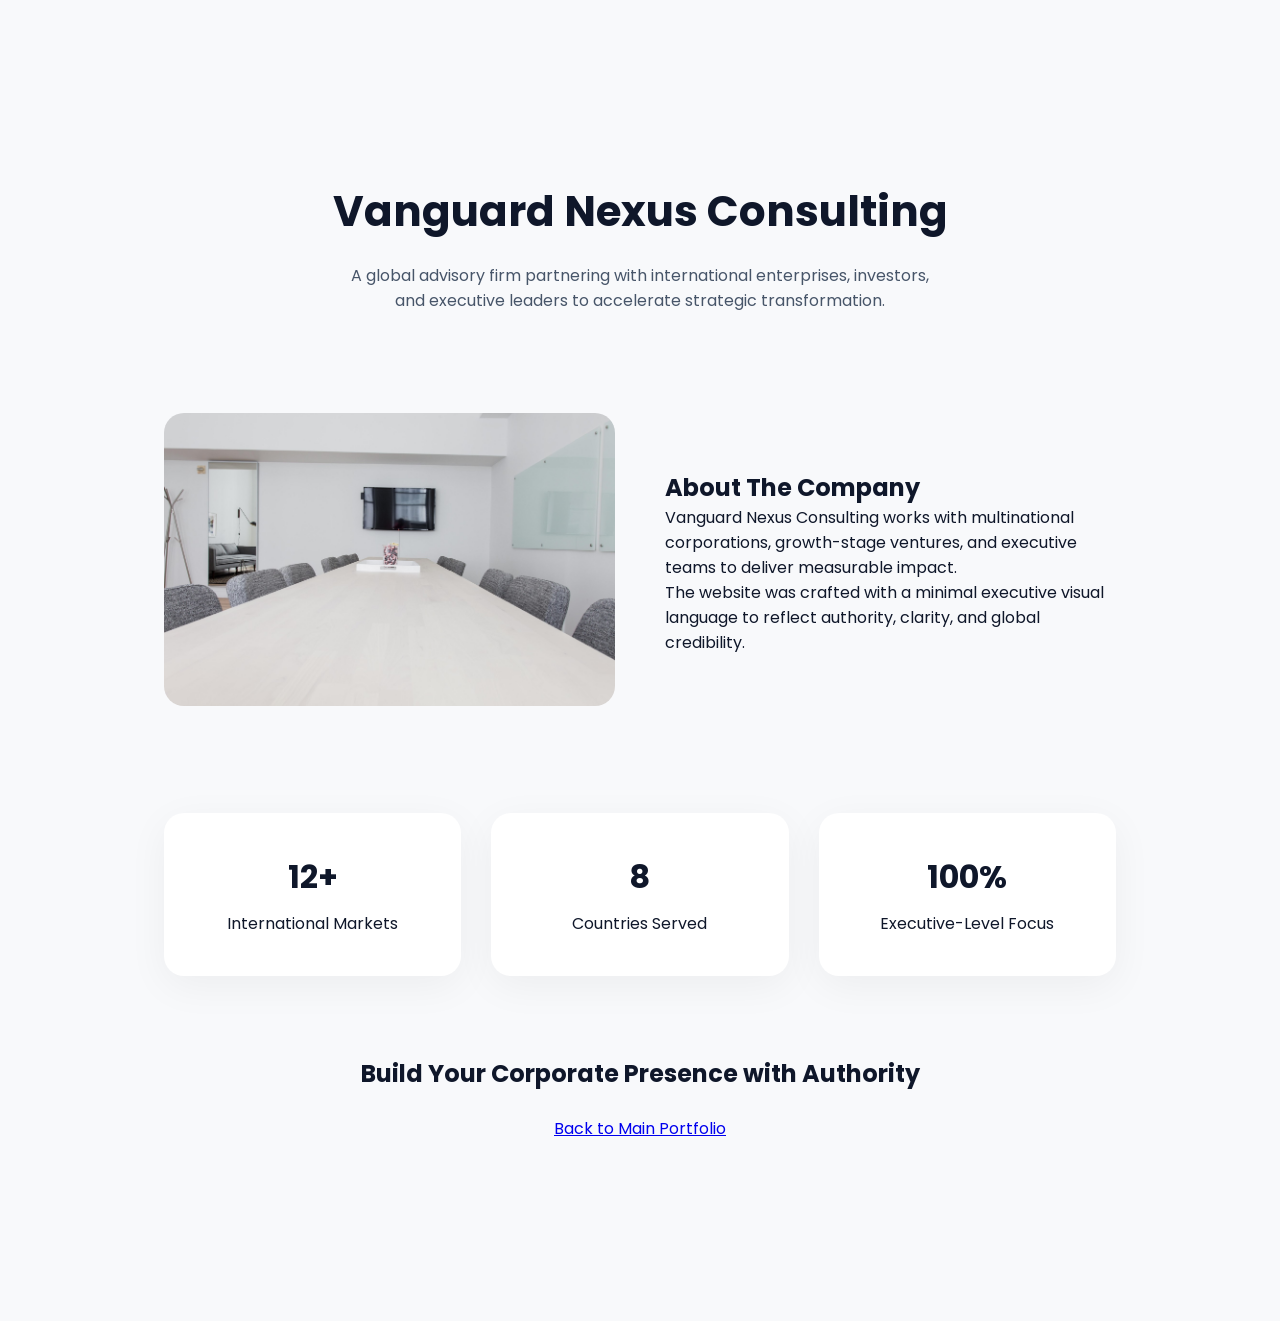
<file: project-company.html>
<!DOCTYPE html>
<html lang="en">
<head>
<meta charset="UTF-8">
<meta name="viewport" content="width=device-width, initial-scale=1.0">
<title>Vanguard Nexus Consulting | Corporate Profile</title>
<link rel="stylesheet" href="css/base.css">
<link href="https://fonts.googleapis.com/css2?family=Poppins:wght@300;400;600;700&display=swap" rel="stylesheet">
</head>

<body class="detail-page theme-corporate">

<div class="container">

    <!-- HERO -->
    <section class="corp-hero">
        <h1>Vanguard Nexus Consulting</h1>
        <p>
            A global advisory firm partnering with international enterprises,
            investors, and executive leaders to accelerate strategic transformation.
        </p>
    </section>

    <!-- ABOUT -->
    <section class="corp-about">
        <div class="corp-grid">

            <div>
                <img src="images/corporate-global.jpg" alt="Corporate Office">
            </div>

            <div>
                <h2>About The Company</h2>
                <p>
                    Vanguard Nexus Consulting works with multinational corporations,
                    growth-stage ventures, and executive teams to deliver measurable impact.
                </p>

                <p>
                    The website was crafted with a minimal executive visual language
                    to reflect authority, clarity, and global credibility.
                </p>
            </div>

        </div>
    </section>

    <!-- STATS -->
    <section class="corp-stats">
        <div class="stats-grid">

            <div class="stat-box">
                <h3>12+</h3>
                <p>International Markets</p>
            </div>

            <div class="stat-box">
                <h3>8</h3>
                <p>Countries Served</p>
            </div>

            <div class="stat-box">
                <h3>100%</h3>
                <p>Executive-Level Focus</p>
            </div>

        </div>
    </section>

    <!-- CTA -->
    <section class="corp-cta">
        <h2>Build Your Corporate Presence with Authority</h2>
        <a href="index.html" class="btn">Back to Main Portfolio</a>
    </section>

</div>

</body>
</html>
</file>
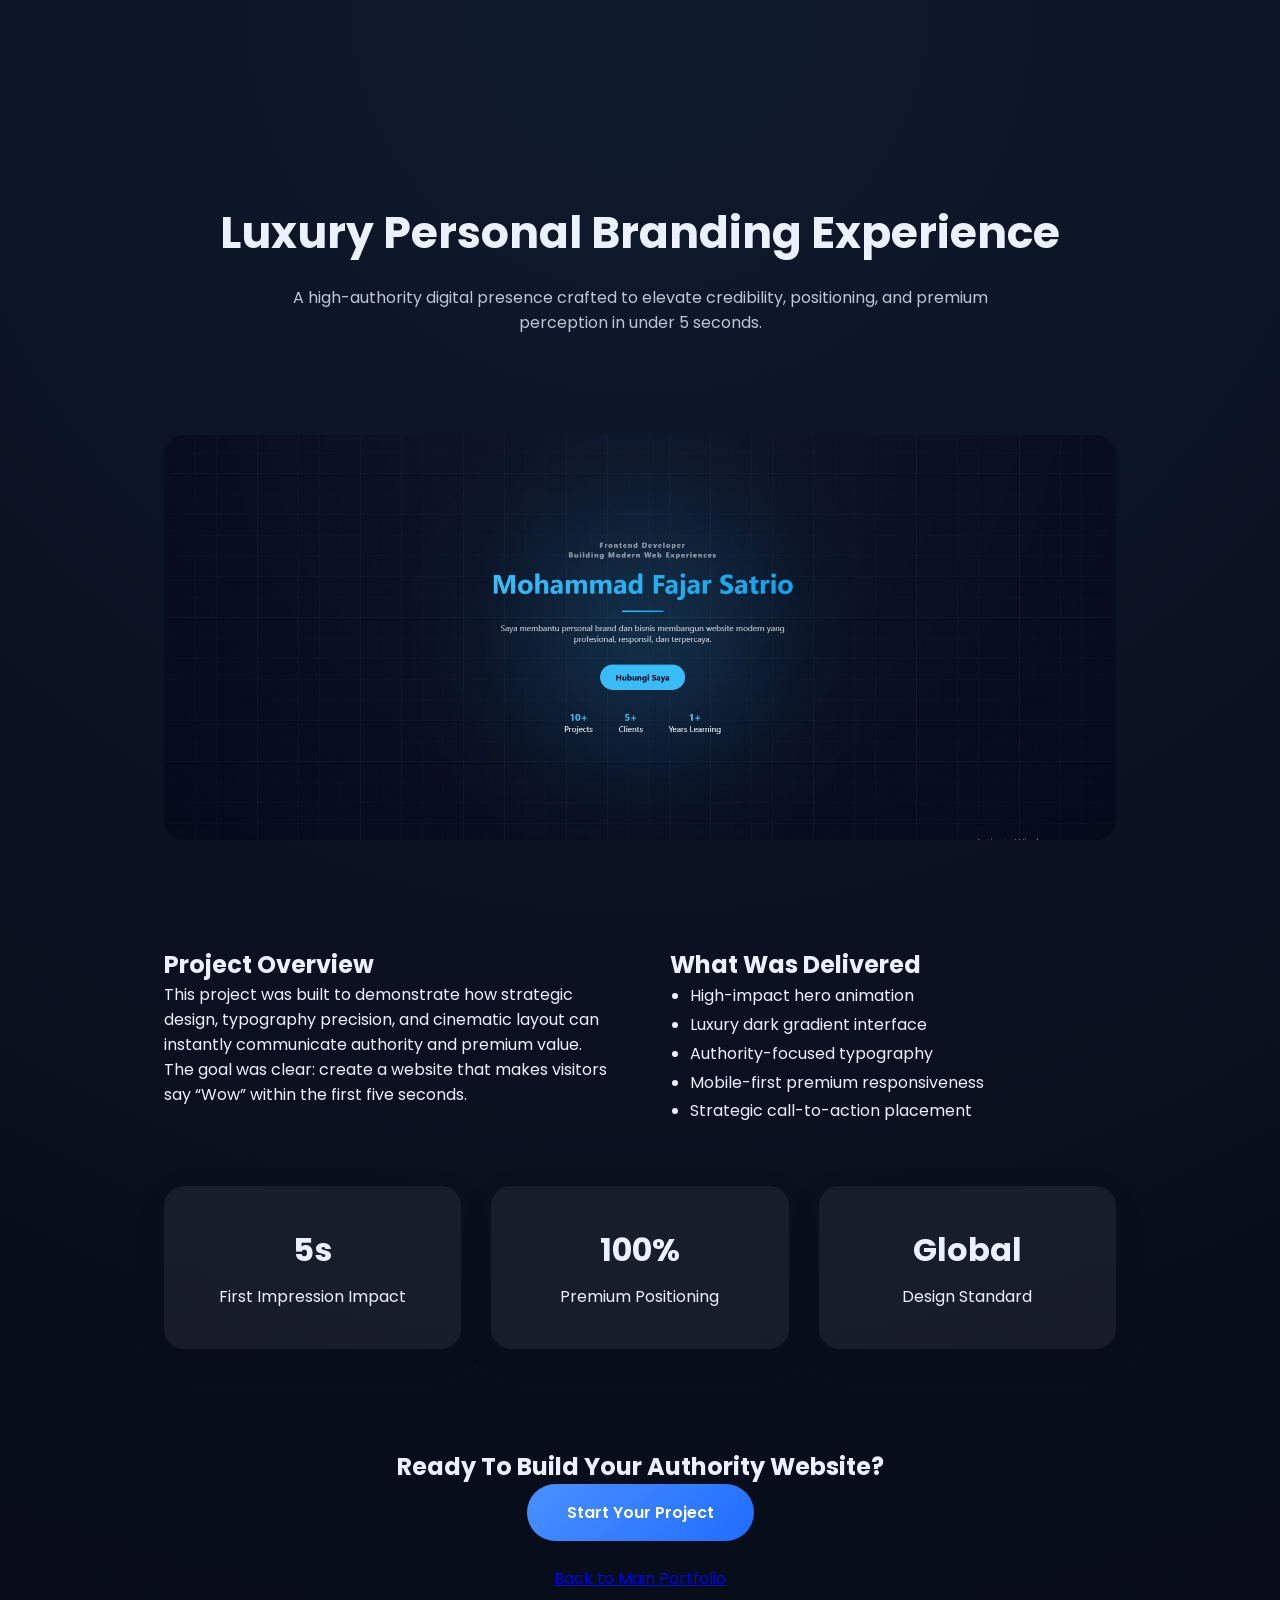
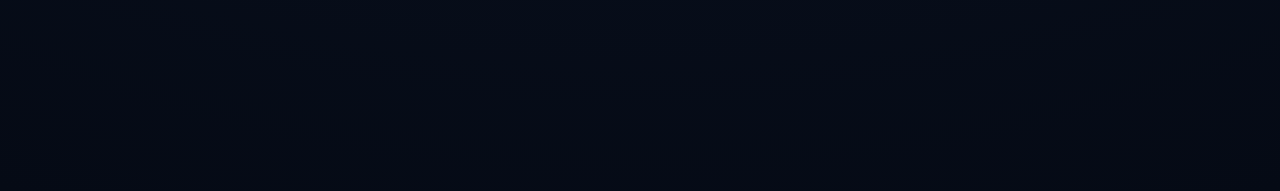
<file: project-portfolio.html>
<!DOCTYPE html>
<html lang="en">
<head>
<meta charset="UTF-8">
<meta name="viewport" content="width=device-width, initial-scale=1.0">
<title>Luxury Personal Portfolio | Fajar</title>
<link rel="stylesheet" href="css/base.css">
<link href="https://fonts.googleapis.com/css2?family=Poppins:wght@300;400;600;700&display=swap" rel="stylesheet">
</head>

<body class="detail-page theme-portfolio">

<div class="container">

    <!-- HERO -->
    <section class="portfolio-hero">
        <h1>Luxury Personal Branding Experience</h1>
        <p>
            A high-authority digital presence crafted to elevate credibility,
            positioning, and premium perception in under 5 seconds.
        </p>
    </section>

    <!-- SHOWCASE IMAGE -->
    <section>
        <img src="images/luxury-portfolio.jpg" alt="Luxury Portfolio Screenshot">
    </section>

    <!-- PROJECT DETAILS -->
    <section class="portfolio-details">
        <div class="portfolio-grid">

            <div>
                <h2>Project Overview</h2>
                <p>
                    This project was built to demonstrate how strategic design,
                    typography precision, and cinematic layout can instantly
                    communicate authority and premium value.
                </p>

                <p>
                    The goal was clear: create a website that makes visitors say
                    “Wow” within the first five seconds.
                </p>
            </div>

            <div>
                <h2>What Was Delivered</h2>
                <ul>
                    <li>High-impact hero animation</li>
                    <li>Luxury dark gradient interface</li>
                    <li>Authority-focused typography</li>
                    <li>Mobile-first premium responsiveness</li>
                    <li>Strategic call-to-action placement</li>
                </ul>
            </div>

        </div>
    </section>

    <!-- RESULTS -->
    <section class="portfolio-stats">
        <div class="stats-grid">

            <div class="stat-box dark">
                <h3>5s</h3>
                <p>First Impression Impact</p>
            </div>

            <div class="stat-box dark">
                <h3>100%</h3>
                <p>Premium Positioning</p>
            </div>

            <div class="stat-box dark">
                <h3>Global</h3>
                <p>Design Standard</p>
            </div>

        </div>
    </section>

    <!-- CTA -->
    <section class="portfolio-cta">
        <h2>Ready To Build Your Authority Website?</h2>

        <a href="https://wa.me/6285800554333" target="_blank" class="btn-primary">
            Start Your Project
        </a>

        <br><br>

        <a href="index.html" class="btn">
            Back to Main Portfolio
        </a>
    </section>

</div>

</body>
</html>
</file>
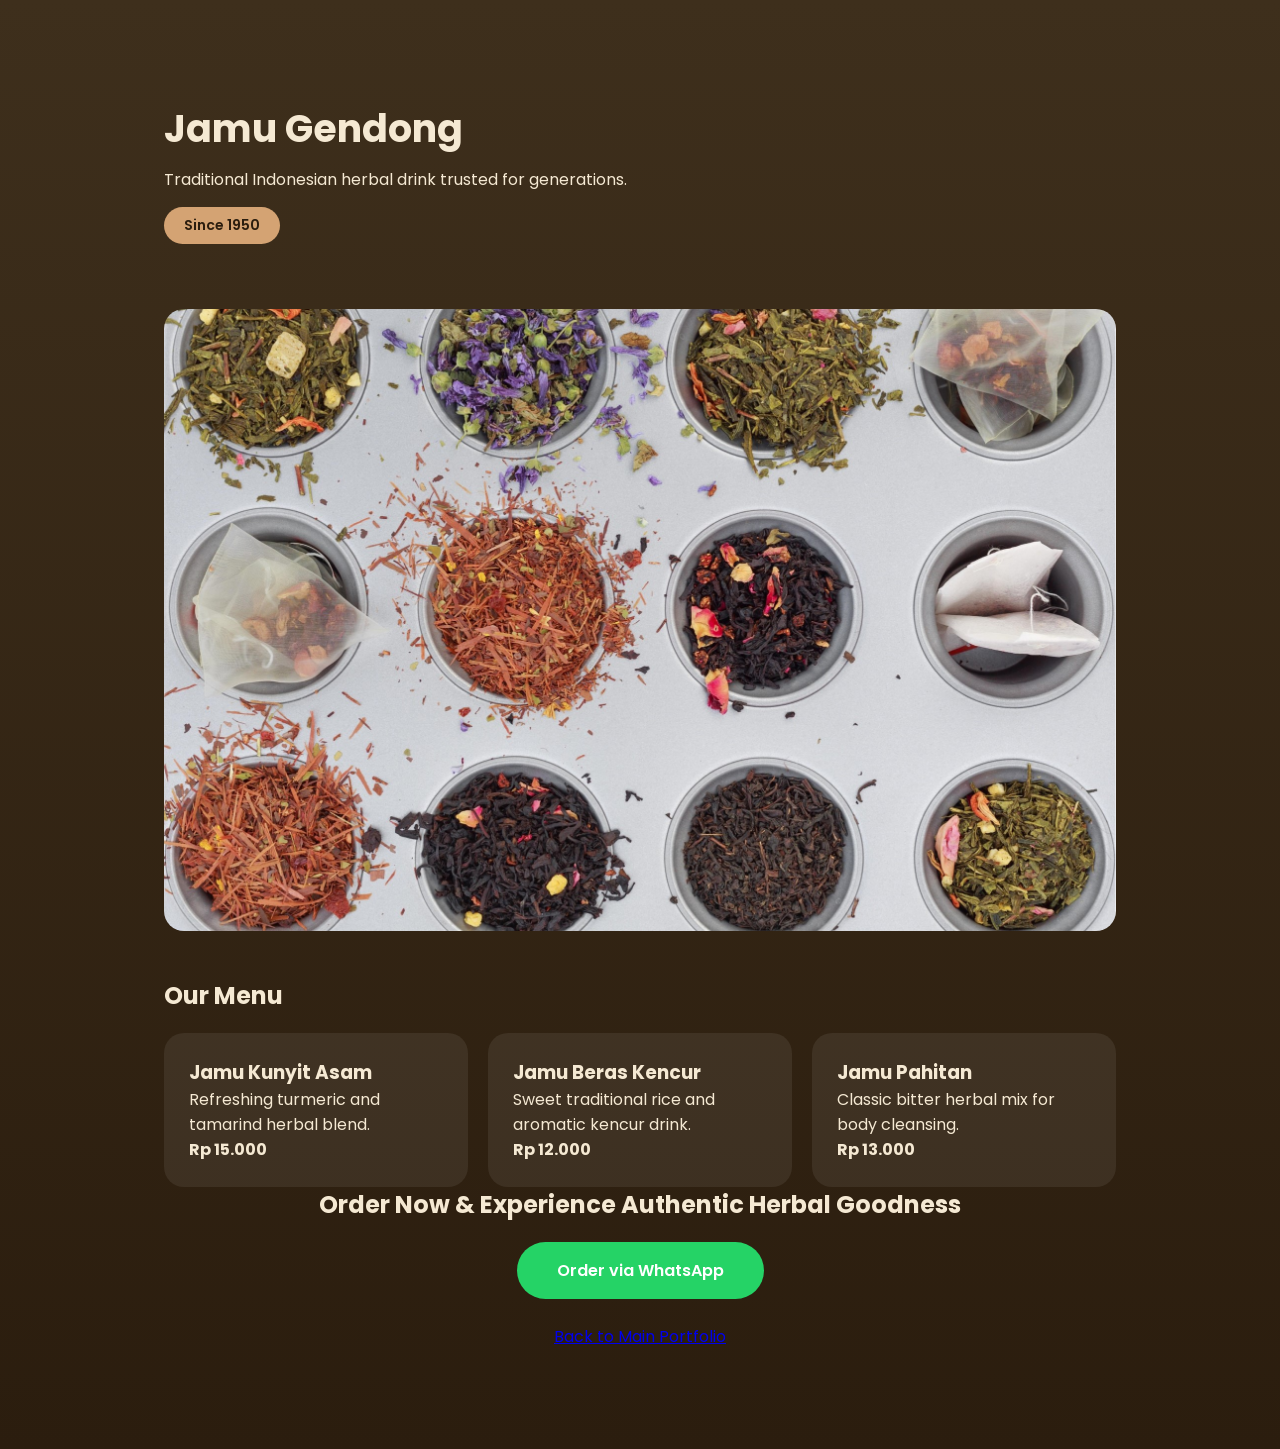
<file: project-umkm.html>
<!DOCTYPE html>
<html lang="en">
<head>
<meta charset="UTF-8">
<meta name="viewport" content="width=device-width, initial-scale=1.0">
<title>Jamu Gendong | Authentic Herbal</title>
<link rel="stylesheet" href="css/base.css">
<link href="https://fonts.googleapis.com/css2?family=Poppins:wght@300;400;600;700&display=swap" rel="stylesheet">
</head>

<body class="detail-page theme-umkm">

<div class="container">

    <!-- HERO -->
    <section>
        <h1>Jamu Gendong</h1>
        <p>Traditional Indonesian herbal drink trusted for generations.</p>
        <span class="badge">Since 1950</span>

        <img src="images/jamu-gendong.jpg" alt="Jamu Gendong">
    </section>

    <!-- MENU -->
    <section>
        <h2>Our Menu</h2>

        <div class="menu-grid">

            <div class="menu-card">
                <h3>Jamu Kunyit Asam</h3>
                <p>Refreshing turmeric and tamarind herbal blend.</p>
                <strong>Rp 15.000</strong>
            </div>

            <div class="menu-card">
                <h3>Jamu Beras Kencur</h3>
                <p>Sweet traditional rice and aromatic kencur drink.</p>
                <strong>Rp 12.000</strong>
            </div>

            <div class="menu-card">
                <h3>Jamu Pahitan</h3>
                <p>Classic bitter herbal mix for body cleansing.</p>
                <strong>Rp 13.000</strong>
            </div>

        </div>
    </section>

    <!-- CTA -->
    <section style="text-align:center;">
        <h2>Order Now & Experience Authentic Herbal Goodness</h2>

        <a href="https://wa.me/6285800554333" target="_blank" class="order-btn">
            Order via WhatsApp
        </a>

        <br><br>

        <a href="index.html" class="btn">
            Back to Main Portfolio
        </a>
    </section>

</div>

</body>
</html>
</file>
<file: css/base.css>
* {
    margin: 0;
    padding: 0;
    box-sizing: border-box;
}

body {
    font-family: 'Poppins', sans-serif;
    background: #0b0f1a;
    color: #e5e7eb;
    background: #050816;
    color: #e2e8f0;
    overflow-x: hidden;
}
.scroll-progress {
    position: fixed;
    top: 0;
    left: 0;
    height: 3px;
    background: linear-gradient(to right, #3b82f6, #60a5fa);
    width: 0%;
    z-index: 9999;
}

.container {
    width: 90%;
    max-width: 1200px;
    margin: auto;
}


/* NAVBAR */
.navbar {
    position: fixed;
    width: 100%;
    top: 0;
    z-index: 999;
    backdrop-filter: blur(12px);
    background: rgba(10, 15, 30, 0.6);
}

.nav-container {
    display: flex;
    justify-content: space-between;
    align-items: center;
    padding: 18px 0;
}

.logo {
    font-size: 22px;
    font-weight: 700;
    color: #fff;
}

.logo span {
    color: #3b82f6;
}

nav ul {
    display: flex;
    list-style: none;
    gap: 30px;
}

nav a {
    color: #cbd5f5;
    text-decoration: none;
    transition: 0.3s;
}

nav a:hover {
    color: #fff;
}

.hamburger {
    display: none;
    font-size: 22px;
    cursor: pointer;
}

/* NAVBAR SCROLL EFFECT */
.navbar.scrolled {
    background: rgba(5,8,22,0.9);
    backdrop-filter: blur(15px);
}

.contact {
  padding: 160px 0;
  text-align: center;
  background: radial-gradient(circle at bottom, #0f1a2d, #050a15);
}

.contact h2 {
  font-size: 44px;
  margin-bottom: 20px;
}

.contact p {
  max-width: 700px;
  margin: auto;
  opacity: 0.8;
  margin-bottom: 40px;
}

.contact-actions {
  display: flex;
  justify-content: center;
  gap: 20px;
}

/* MOBILE */
@media (max-width: 768px) {

  .contact h2 {
    font-size: 28px;
  }

  .contact-actions {
    flex-direction: column;
  }

}

/* BUTTON */
.btn-primary {
    padding: 14px 35px;
    border-radius: 40px;
    background: linear-gradient(135deg, #3b82f6, #2563eb);
    color: white;
    text-decoration: none;
    font-weight: 500;
    transition: 0.3s;
}

.btn-primary:hover {
    transform: translateY(-3px);
}

/* FOOTER */
footer {
    text-align: center;
    padding: 30px;
    background: #020617;
    margin-top: 100px;
}

/* ========================================= */
/* ===== MOBILE SAFE OVERRIDE LAYER ======= */
/* ========================================= */

@media (max-width: 768px) {

  html, body {
    overflow-x: hidden;
  }

  .container {
    width: 100%;
    max-width: 100%;
    padding: 0 20px;
  }

  section {
    padding: 80px 0;
  }

  /* HERO */
  .hero {
    height: auto !important;
    padding: 140px 0 100px;
    text-align: center;
  }

  .hero h1 {
    font-size: 28px !important;
    line-height: 1.3;
  }

  .hero p {
    font-size: 15px;
  }

  /* PROJECT GRID */
  .project-grid {
    display: grid !important;
    grid-template-columns: 1fr !important;
    gap: 24px;
  }

  /* TRUSTED BRANDS */
  .logo-grid {
    display: flex !important;
    flex-direction: column !important;
    align-items: center;
    gap: 16px;
  }

  .logo-grid span {
    font-size: 14px;
    opacity: 0.8;
  }

  /* ABOUT */
.about {
  position: relative;
  padding: 180px 0;
  background: #050a15;
  overflow: hidden;
}

/* Background Glow */
.about::before {
  content: "";
  position: absolute;
  width: 600px;
  height: 600px;
  background: #1f6dff;
  filter: blur(200px);
  opacity: 0.12;
  top: -200px;
  left: -200px;
}

.about-grid {
  display: grid;
  grid-template-columns: 1.3fr 1fr;
  gap: 120px;
  align-items: center;
  position: relative;
  z-index: 2;
}

.about-left h2 {
  font-size: 56px;
  line-height: 1.1;
  margin-bottom: 40px;
}

.about-left p {
  font-size: 18px;
  opacity: 0.85;
  margin-bottom: 25px;
  max-width: 600px;
}

.about-highlights {
  display: flex;
  gap: 60px;
  margin-top: 60px;
}

.about-highlights h3 {
  font-size: 22px;
}

.about-highlights span {
  font-size: 14px;
  opacity: 0.6;
}

/* Floating Card */
.about-card {
  background: rgba(255,255,255,0.06);
  padding: 50px;
  border-radius: 28px;
  backdrop-filter: blur(20px);
  border: 1px solid rgba(255,255,255,0.08);
  box-shadow: 0 40px 100px rgba(0,0,0,0.5);
  transform: translateY(40px);
}

/* MOBILE (tetap clean) */
@media (max-width: 768px) {

  .about {
    padding: 120px 0;
  }

  .about-grid {
    grid-template-columns: 1fr;
    gap: 40px;
  }

  .about-left h2 {
    font-size: 28px;
  }

  .about-highlights {
    flex-direction: column;
    gap: 20px;
  }

  .about-card {
    transform: none;
    padding: 30px;
  }

}

  /* BUTTON */
  .btn-primary,
  .case-btn {
    width: 100%;
    text-align: center;
  }

}

/* EXTRA SMALL DEVICES */
@media (max-width: 480px) {

  h1 {
    font-size: 24px !important;
  }

  h2 {
    font-size: 20px !important;
  }

  p {
    font-size: 14px;
  }

}

/* ========================================= */
/* ===== MOBILE FIX DETAIL PAGES ========== */
/* ========================================= */

@media (max-width: 768px) {

  /* HERO DETAIL */
  .hero-detail {
    padding: 140px 0 80px;
    text-align: center;
  }

  .hero-detail h1 {
    font-size: 26px !important;
    line-height: 1.3;
  }

  .hero-detail p {
    font-size: 15px;
  }

  /* CONTENT WRAPPER */
  .section-content {
    padding: 0 20px;
  }

  /* SCREENSHOT IMAGE */
  .project-screenshot img {
    width: 100%;
    height: auto;
    border-radius: 16px;
  }

  /* TEXT CONTENT */
  .section-content p {
    font-size: 15px;
    line-height: 1.7;
  }

  .section-content h3 {
    font-size: 18px;
    margin-top: 30px;
  }

  /* LIST */
  .section-content ul {
    padding-left: 18px;
    font-size: 14px;
  }

  /* BUTTON BACK */
  .back-btn {
    display: block;
    width: 100%;
    text-align: center;
    margin-top: 40px;
  }

}

/* EXTRA SMALL */
@media (max-width: 480px) {

  .hero-detail h1 {
    font-size: 22px !important;
  }

  .section-content p {
    font-size: 14px;
  }

}

/* ========================================= */
/* ===== SUPER CLEAN DETAIL MOBILE FIX ===== */
/* ========================================= */

@media (max-width: 768px) {

  html, body {
    overflow-x: hidden;
  }

  /* SECTION WRAPPER */
  section {
    padding: 80px 0 !important;
  }

  /* HERO AREA */
  .hero,
  .hero-detail {
    padding: 120px 20px 80px !important;
    height: auto !important;
    text-align: center;
  }

  .hero h1,
  .hero-detail h1 {
    font-size: 26px !important;
    line-height: 1.3;
  }

  .hero p,
  .hero-detail p {
    font-size: 15px;
    line-height: 1.7;
  }

  /* CONTENT BLOCK */
  .section-content,
  .content,
  .about {
    padding: 0 20px !important;
    width: 100% !important;
    max-width: 100% !important;
  }

  /* IMAGES */
  img {
    width: 100% !important;
    height: auto !important;
    border-radius: 16px;
  }

  /* CARD STYLE FIX (Corporate Page) */
  .section,
  .card,
  .company-card {
    width: 100% !important;
    max-width: 100% !important;
    margin: 0 auto !important;
    padding: 30px 20px !important;
    border-radius: 20px;
  }

  /* STATS ROW FIX */
  .stats,
  .numbers {
    display: flex !important;
    flex-direction: column !important;
    gap: 20px;
    align-items: center;
  }

  /* UMKM MENU CARD */
  .menu-item,
  .product-card {
    width: 100% !important;
    padding: 20px !important;
  }

  /* BUTTON FIX */
  .btn,
  .btn-primary,
  .order-btn,
  .back-btn {
    width: 100% !important;
    text-align: center !important;
    margin: 15px 0 !important;
  }

}

/* ============================= */
/* GLOBAL DETAIL LAYOUT SYSTEM */
/* ============================= */

.detail-page {
  min-height: 100vh;
}

.detail-page .container {
  max-width: 1000px;
  margin: auto;
  padding: 100px 24px;
}

.detail-page img {
  width: 100%;
  height: auto;
  border-radius: 20px;
  margin: 40px 0;
}

/* Mobile stability */
@media (max-width: 768px) {
  .detail-page .container {
    padding: 80px 20px;
  }

  .detail-page h1 {
    font-size: 26px;
  }

  .detail-page h2 {
    font-size: 20px;
  }

  .detail-page p {
    font-size: 15px;
    line-height: 1.7;
  }

  .detail-page .btn,
  .detail-page .order-btn {
    width: 100%;
    text-align: center;
  }
}
.theme-portfolio {
  background: radial-gradient(circle at top, #0f1a2d, #050a15);
  color: #eaf2ff;
}

.portfolio-hero {
  text-align: center;
  padding: 100px 0 60px;
}

.portfolio-hero h1 {
  font-size: 44px;
  font-weight: 700;
  margin-bottom: 20px;
}

.portfolio-hero p {
  max-width: 700px;
  margin: auto;
  opacity: 0.8;
}

/* GRID */
.portfolio-grid {
  display: grid;
  grid-template-columns: 1fr 1fr;
  gap: 60px;
  margin-top: 60px;
}

.portfolio-grid ul {
  padding-left: 20px;
  line-height: 1.8;
}

/* DARK STAT BOX */
.stat-box.dark {
  background: rgba(255,255,255,0.06);
  color: #eaf2ff;
}

/* CTA */
.portfolio-cta {
  text-align: center;
  padding: 100px 0;
}

.btn-primary {
  display: inline-block;
  background: linear-gradient(135deg, #4a90ff, #1f6dff);
  color: white;
  padding: 16px 40px;
  border-radius: 40px;
  text-decoration: none;
  font-weight: 600;
  transition: 0.3s;
}

.btn-primary:hover {
  transform: scale(1.05);
}

/* MOBILE */
@media (max-width: 768px) {

  .portfolio-hero h1 {
    font-size: 26px;
  }

  .portfolio-grid {
    grid-template-columns: 1fr;
  }

  .portfolio-cta {
    padding: 80px 0;
  }

  .btn-primary {
    width: 100%;
    text-align: center;
  }

}

.theme-corporate {
  background: #f8f9fb;
  color: #0f172a;
}

.corp-hero {
  text-align: center;
  padding: 80px 0 60px;
}

.corp-hero h1 {
  font-size: 42px;
  font-weight: 700;
  margin-bottom: 20px;
}

.corp-hero p {
  max-width: 600px;
  margin: auto;
  color: #475569;
}

/* GRID */
.corp-grid {
  display: grid;
  grid-template-columns: 1fr 1fr;
  gap: 50px;
  align-items: center;
}

.corp-grid img {
  border-radius: 20px;
}

/* STATS */
.stats-grid {
  display: grid;
  grid-template-columns: repeat(3, 1fr);
  gap: 30px;
  margin-top: 60px;
}

.stat-box {
  background: white;
  padding: 40px;
  border-radius: 20px;
  text-align: center;
  box-shadow: 0 10px 40px rgba(0,0,0,0.05);
  transition: 0.3s;
}

.stat-box:hover {
  transform: translateY(-6px);
}

.stat-box h3 {
  font-size: 32px;
  margin-bottom: 10px;
}

/* CTA */
.corp-cta {
  text-align: center;
  padding: 80px 0;
}

.corp-cta h2 {
  margin-bottom: 25px;
}

/* MOBILE FIX */
@media (max-width: 768px) {

  .corp-grid {
    grid-template-columns: 1fr;
  }

  .stats-grid {
    grid-template-columns: 1fr;
  }

  .corp-hero h1 {
    font-size: 26px;
  }

}

.theme-umkm {
  background: linear-gradient(to bottom, #3e2f1c, #2b1d0e);
  color: #f5e9d3;
}

.theme-umkm h1 {
  font-size: 38px;
  margin-bottom: 10px;
}

.theme-umkm h2 {
  margin-bottom: 20px;
}

.badge {
  display: inline-block;
  background: #d4a373;
  color: #2b1d0e;
  padding: 8px 20px;
  border-radius: 40px;
  font-size: 14px;
  margin: 15px 0 25px;
  font-weight: 600;
}

.menu-grid {
  display: grid;
  grid-template-columns: repeat(auto-fit, minmax(250px, 1fr));
  gap: 20px;
}

.menu-card {
  background: rgba(255,255,255,0.07);
  padding: 25px;
  border-radius: 20px;
  transition: 0.3s;
}

.menu-card:hover {
  transform: translateY(-5px);
  background: rgba(255,255,255,0.1);
}

.order-btn {
  display: inline-block;
  background: #25D366;
  color: white;
  padding: 16px 40px;
  border-radius: 40px;
  text-decoration: none;
  font-weight: 600;
  transition: 0.3s;
}

.order-btn:hover {
  transform: scale(1.05);
}

/* MOBILE FIX */
@media (max-width: 768px) {

  .theme-umkm h1 {
    font-size: 26px;
  }

  .menu-grid {
    grid-template-columns: 1fr;
  }

  .order-btn {
    width: 100%;
    text-align: center;
  }

}
</file>
